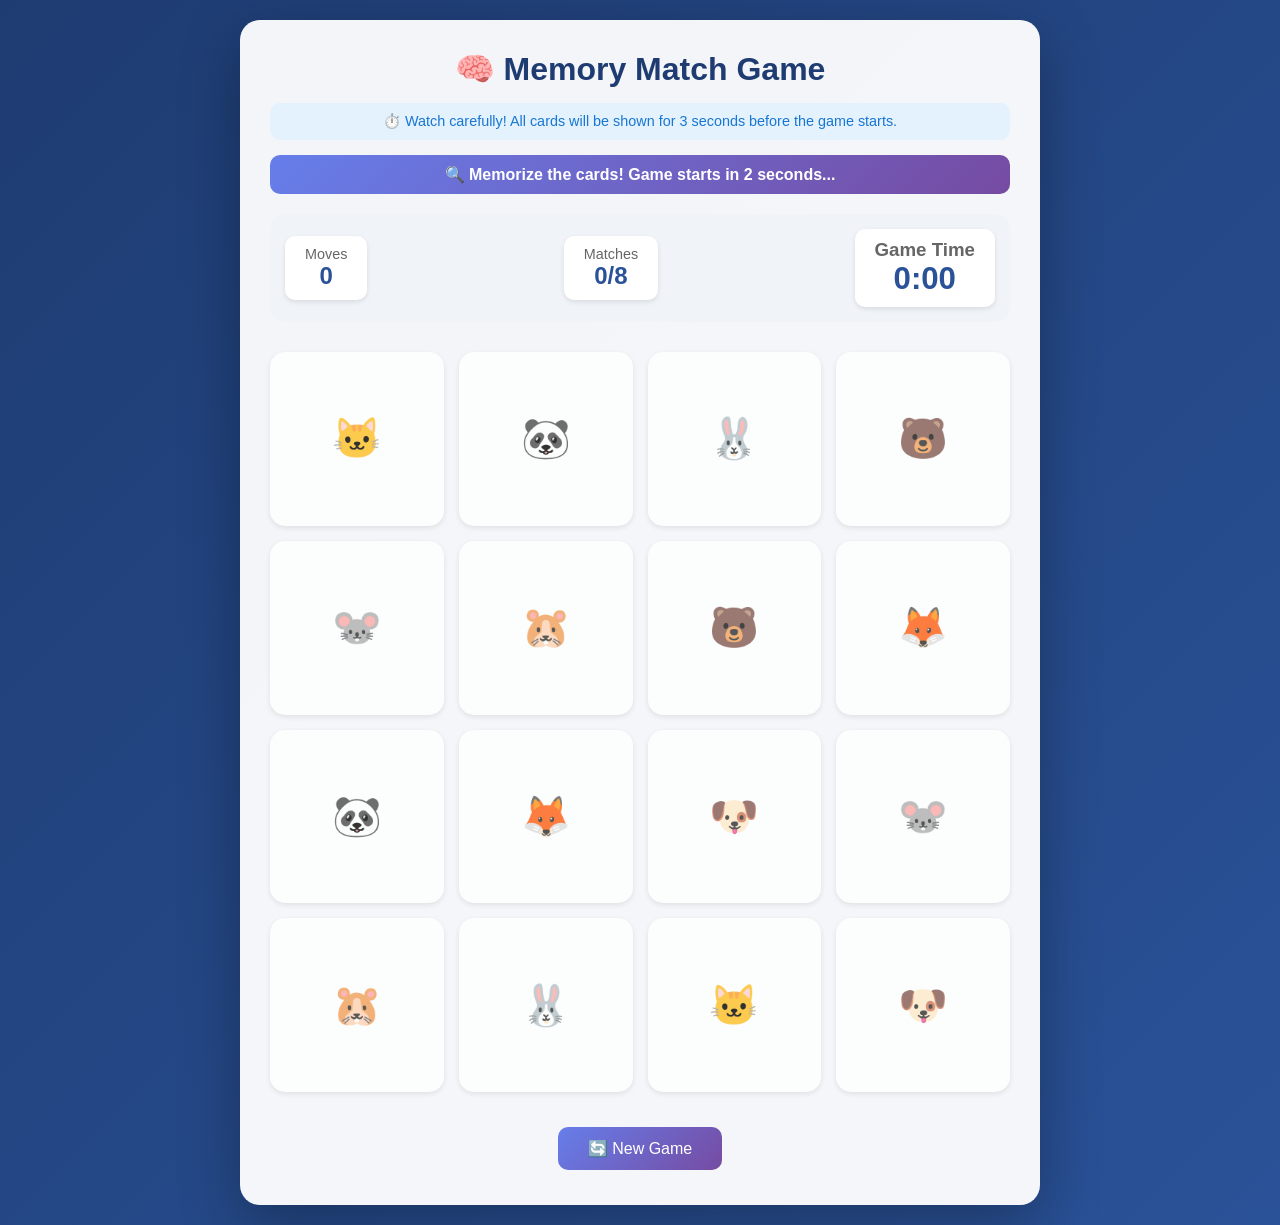
<file: memory-game/index.html>
<!DOCTYPE html>
<html lang="en">
<head>
    <meta charset="UTF-8">
    <meta name="viewport" content="width=device-width, initial-scale=1.0">
    <title>Memory Game - Preview Mode</title>
    <style>
        * {
            margin: 0;
            padding: 0;
            box-sizing: border-box;
        }

        body {
            font-family: 'Segoe UI', Tahoma, Geneva, Verdana, sans-serif;
            background: linear-gradient(135deg, #1e3c72 0%, #2a5298 100%);
            min-height: 100vh;
            display: flex;
            justify-content: center;
            align-items: center;
            padding: 20px;
        }

        .game-container {
            background: rgba(255, 255, 255, 0.95);
            border-radius: 20px;
            padding: 30px;
            box-shadow: 0 20px 60px rgba(0,0,0,0.3);
            text-align: center;
            max-width: 800px;
            width: 100%;
        }

        h1 {
            color: #1e3c72;
            margin-bottom: 10px;
            font-size: 2em;
        }

        .preview-timer {
            background: linear-gradient(135deg, #667eea 0%, #764ba2 100%);
            color: white;
            padding: 10px;
            border-radius: 10px;
            margin: 10px 0;
            font-weight: bold;
            animation: pulse 1s infinite;
        }

        @keyframes pulse {
            0%, 100% { opacity: 1; }
            50% { opacity: 0.7; }
        }

        .stats {
            display: flex;
            justify-content: space-between;
            align-items: center;
            margin: 20px 0;
            padding: 15px;
            background: #f0f4f8;
            border-radius: 15px;
            flex-wrap: wrap;
            gap: 10px;
        }

        .stat-box {
            background: white;
            padding: 10px 20px;
            border-radius: 10px;
            box-shadow: 0 2px 5px rgba(0,0,0,0.1);
        }

        .stat-label {
            font-size: 0.9em;
            color: #666;
        }

        .stat-value {
            font-size: 1.5em;
            font-weight: bold;
            color: #2a5298;
        }

        .timer {
            font-size: 1.3em;
            font-weight: bold;
            color: #1e3c72;
        }

        .grid {
            display: grid;
            grid-template-columns: repeat(4, 1fr);
            gap: 15px;
            margin: 30px 0;
        }

        .card {
            aspect-ratio: 1;
            background: linear-gradient(135deg, #667eea 0%, #764ba2 100%);
            border-radius: 15px;
            cursor: pointer;
            display: flex;
            align-items: center;
            justify-content: center;
            font-size: 2.5em;
            transition: all 0.3s ease;
            box-shadow: 0 5px 15px rgba(0,0,0,0.2);
            transform: scale(1);
            position: relative;
        }

        .card:hover:not(.matched):not(.disabled) {
            transform: scale(1.05);
            box-shadow: 0 8px 20px rgba(0,0,0,0.3);
        }

        .card.flipped, .card.matched {
            background: white;
            transform: scale(1);
            box-shadow: 0 2px 5px rgba(0,0,0,0.1);
        }

        .card.matched {
            background: #4CAF50;
            color: white;
            opacity: 0.7;
            cursor: default;
        }

        .card.disabled {
            cursor: not-allowed;
            opacity: 0.8;
        }

        .card.preview {
            background: white;
            transform: scale(1);
        }

        button {
            background: linear-gradient(135deg, #667eea 0%, #764ba2 100%);
            color: white;
            border: none;
            padding: 12px 30px;
            font-size: 1em;
            border-radius: 10px;
            cursor: pointer;
            margin: 5px;
            transition: transform 0.2s, box-shadow 0.2s;
        }

        button:hover:not(:disabled) {
            transform: translateY(-2px);
            box-shadow: 0 5px 15px rgba(0,0,0,0.2);
        }

        button:disabled {
            opacity: 0.5;
            cursor: not-allowed;
        }

        .message {
            margin-top: 20px;
            padding: 15px;
            border-radius: 10px;
            font-weight: bold;
            display: none;
        }

        .message.show {
            display: block;
            animation: slideIn 0.5s ease;
        }

        @keyframes slideIn {
            from {
                transform: translateY(-20px);
                opacity: 0;
            }
            to {
                transform: translateY(0);
                opacity: 1;
            }
        }

        .victory {
            background: #4CAF50;
            color: white;
        }

        .info-text {
            background: #e3f2fd;
            padding: 10px;
            border-radius: 10px;
            margin: 15px 0;
            color: #1976d2;
            font-size: 0.9em;
        }

        @media (max-width: 600px) {
            .grid {
                gap: 10px;
            }
            
            .card {
                font-size: 1.5em;
            }
            
            .stat-box {
                padding: 5px 15px;
            }
            
            .stat-value {
                font-size: 1.2em;
            }
        }
    </style>
</head>
<body>
    <div class="game-container">
        <h1>🧠 Memory Match Game</h1>
        <div class="info-text">
            ⏱️ Watch carefully! All cards will be shown for 3 seconds before the game starts.
        </div>
        
        <div id="previewAlert" class="preview-timer">
            🔍 Memorize the cards! Game starts in <span id="countdown">3</span> seconds...
        </div>

        <div class="stats">
            <div class="stat-box">
                <div class="stat-label">Moves</div>
                <div class="stat-value" id="moves">0</div>
            </div>
            <div class="stat-box">
                <div class="stat-label">Matches</div>
                <div class="stat-value" id="matches">0/8</div>
            </div>
            <div class="stat-box timer">
                <div class="stat-label">Game Time</div>
                <div class="stat-value" id="timer">0:00</div>
            </div>
        </div>

        <div class="grid" id="gameGrid"></div>

        <button id="resetBtn" onclick="resetGame()">🔄 New Game</button>
        
        <div id="message" class="message"></div>
    </div>

    <script>
        const emojis = ['🐶', '🐱', '🐭', '🐹', '🐰', '🦊', '🐻', '🐼'];
        let cards = [];
        let flippedCards = [];
        let matchedPairs = 0;
        let moves = 0;
        let lockBoard = false;
        let timer = 0;
        let timerInterval = null;
        let gameActive = false;
        let previewMode = true;
        let previewTimeout = null;
        let countdownInterval = null;

        function initGame() {
            // Stop any existing timers
            if (timerInterval) {
                clearInterval(timerInterval);
                timerInterval = null;
            }
            if (previewTimeout) {
                clearTimeout(previewTimeout);
            }
            if (countdownInterval) {
                clearInterval(countdownInterval);
            }
            
            // Create and shuffle deck
            let deck = [...emojis, ...emojis];
            cards = shuffleArray(deck).map((emoji, index) => ({
                id: index,
                emoji: emoji,
                isFlipped: true, // Start flipped for preview
                isMatched: false
            }));
            
            flippedCards = [];
            matchedPairs = 0;
            moves = 0;
            lockBoard = true; // Lock board during preview
            gameActive = false;
            previewMode = true;
            timer = 0;
            
            updateStats();
            renderBoard();
            updateTimerDisplay();
            
            // Show preview alert
            const previewAlert = document.getElementById('previewAlert');
            previewAlert.style.display = 'block';
            
            // Start countdown
            let countdown = 3;
            const countdownElement = document.getElementById('countdown');
            
            countdownInterval = setInterval(() => {
                countdown--;
                if (countdownElement) {
                    countdownElement.textContent = countdown;
                }
                if (countdown <= 0) {
                    clearInterval(countdownInterval);
                }
            }, 1000);
            
            // Set timeout to end preview mode
            previewTimeout = setTimeout(() => {
                endPreviewMode();
            }, 3000);
            
            // Enable reset button
            document.getElementById('resetBtn').disabled = false;
        }

        function endPreviewMode() {
            // Flip all cards back
            cards.forEach(card => {
                if (!card.isMatched) {
                    card.isFlipped = false;
                }
            });
            
            previewMode = false;
            lockBoard = false;
            gameActive = true;
            
            // Hide preview alert
            const previewAlert = document.getElementById('previewAlert');
            previewAlert.style.display = 'none';
            
            // Start timer
            startTimer();
            
            renderBoard();
            
            // Show game start message
            showTemporaryMessage('🎮 Game started! Find the matching pairs!', '#4CAF50');
        }

        function showTemporaryMessage(text, color) {
            const messageDiv = document.getElementById('message');
            messageDiv.textContent = text;
            messageDiv.style.background = `${color}20`;
            messageDiv.style.border = `2px solid ${color}`;
            messageDiv.style.color = color;
            messageDiv.classList.add('show');
            
            setTimeout(() => {
                messageDiv.classList.remove('show');
            }, 2000);
        }

        function shuffleArray(array) {
            for (let i = array.length - 1; i > 0; i--) {
                const j = Math.floor(Math.random() * (i + 1));
                [array[i], array[j]] = [array[j], array[i]];
            }
            return array;
        }

        function renderBoard() {
            const grid = document.getElementById('gameGrid');
            grid.innerHTML = '';
            
            cards.forEach(card => {
                const cardElement = document.createElement('div');
                cardElement.className = 'card';
                
                if (card.isFlipped || card.isMatched) {
                    cardElement.classList.add('flipped');
                    cardElement.textContent = card.emoji;
                } else {
                    cardElement.textContent = '?';
                }
                
                if (card.isMatched) {
                    cardElement.classList.add('matched');
                }
                
                if (lockBoard || previewMode) {
                    cardElement.classList.add('disabled');
                }
                
                if (!card.isMatched && !previewMode) {
                    cardElement.addEventListener('click', () => flipCard(card.id));
                }
                
                grid.appendChild(cardElement);
            });
        }

        function flipCard(cardId) {
            // Don't allow if game not active or board locked
            if (!gameActive || lockBoard || previewMode) {
                return;
            }
            
            const card = cards[cardId];
            
            // Don't allow if card is already flipped, matched, or already in flippedCards
            if (card.isFlipped || card.isMatched || flippedCards.includes(cardId)) {
                return;
            }
            
            // Flip the card
            card.isFlipped = true;
            flippedCards.push(cardId);
            renderBoard();
            
            // Check for match if two cards are flipped
            if (flippedCards.length === 2) {
                moves++;
                updateStats();
                checkMatch();
            }
        }

        function checkMatch() {
            const card1 = cards[flippedCards[0]];
            const card2 = cards[flippedCards[1]];
            
            if (card1.emoji === card2.emoji) {
                // Match found
                card1.isMatched = true;
                card2.isMatched = true;
                card1.isFlipped = false;
                card2.isFlipped = false;
                matchedPairs++;
                
                flippedCards = [];
                renderBoard();
                updateStats();
                
                // Check for victory
                if (matchedPairs === emojis.length) {
                    endGame(true);
                }
            } else {
                // No match - flip back after delay
                lockBoard = true;
                setTimeout(() => {
                    if (!card1.isMatched) card1.isFlipped = false;
                    if (!card2.isMatched) card2.isFlipped = false;
                    flippedCards = [];
                    lockBoard = false;
                    renderBoard();
                }, 1000);
            }
        }

        function startTimer() {
            if (timerInterval) clearInterval(timerInterval);
            timerInterval = setInterval(() => {
                if (gameActive && !previewMode) {
                    timer++;
                    updateTimerDisplay();
                }
            }, 1000);
        }

        function updateTimerDisplay() {
            const minutes = Math.floor(timer / 60);
            const seconds = timer % 60;
            document.getElementById('timer').textContent = `${minutes}:${seconds.toString().padStart(2, '0')}`;
        }

        function updateStats() {
            document.getElementById('moves').textContent = moves;
            document.getElementById('matches').textContent = `${matchedPairs}/${emojis.length}`;
        }

        function endGame(isVictory) {
            if (isVictory) {
                gameActive = false;
                if (timerInterval) {
                    clearInterval(timerInterval);
                    timerInterval = null;
                }
                
                const messageDiv = document.getElementById('message');
                const minutes = Math.floor(timer / 60);
                const seconds = timer % 60;
                messageDiv.innerHTML = `🎉 Amazing! You completed the game in ${moves} moves and ${minutes}:${seconds.toString().padStart(2, '0')}! 🎉<br>⭐ Great memory! ⭐`;
                messageDiv.className = 'message victory show';
                
                // Add confetti effect
                confettiEffect();
            }
        }

        function resetGame() {
            // Clean up
            if (timerInterval) {
                clearInterval(timerInterval);
                timerInterval = null;
            }
            if (previewTimeout) {
                clearTimeout(previewTimeout);
            }
            if (countdownInterval) {
                clearInterval(countdownInterval);
            }
            
            // Hide message
            document.getElementById('message').classList.remove('show');
            
            // Reinitialize game
            initGame();
        }

        function confettiEffect() {
            for(let i = 0; i < 100; i++) {
                const confetti = document.createElement('div');
                confetti.style.position = 'fixed';
                confetti.style.width = '10px';
                confetti.style.height = '10px';
                confetti.style.backgroundColor = `hsl(${Math.random() * 360}, 100%, 50%)`;
                confetti.style.left = Math.random() * window.innerWidth + 'px';
                confetti.style.top = '-10px';
                confetti.style.pointerEvents = 'none';
                confetti.style.zIndex = '1000';
                document.body.appendChild(confetti);
                
                const animation = confetti.animate([
                    { transform: `translateY(0px) rotate(0deg)`, opacity: 1 },
                    { transform: `translateY(${window.innerHeight}px) rotate(${Math.random() * 360}deg)`, opacity: 0 }
                ], {
                    duration: Math.random() * 2000 + 1000,
                    easing: 'cubic-bezier(0.25, 0.46, 0.45, 0.94)'
                });
                
                animation.onfinish = () => confetti.remove();
            }
        }

        // Initialize the game
        initGame();
    </script>
</body>
</html>
</file>
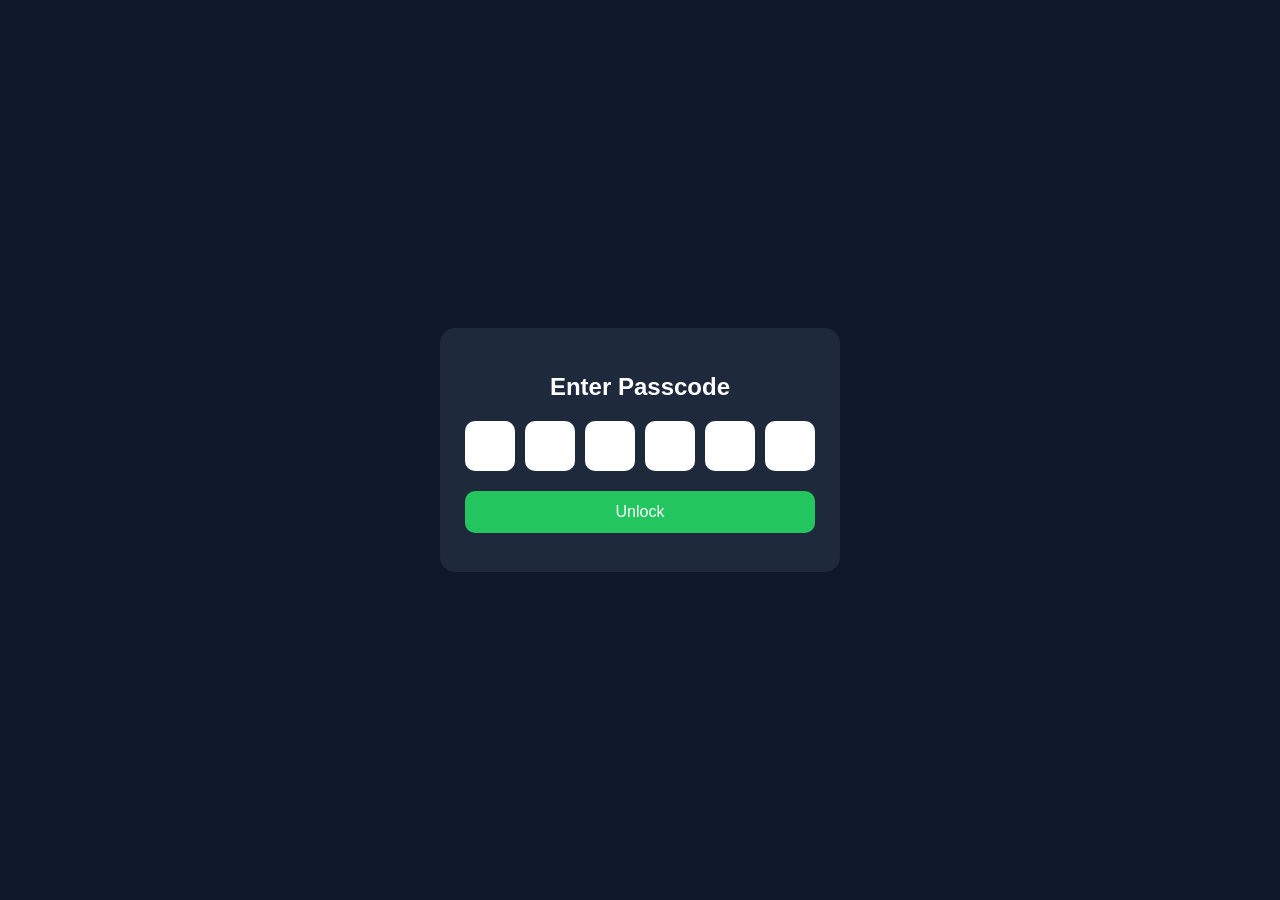
<file: passcode/index.html>
<!DOCTYPE html>
<html lang="en">
<head>
<meta charset="UTF-8">
<meta name="viewport" content="width=device-width, initial-scale=1.0">
<title>Nash | Passcode</title>
<link rel="icon" type="image/png" href="../images/Gemini_Generated_Image_ulx94hulx94hulx9-modified.png">
<style>
* { box-sizing: border-box; }
body {
  margin: 0;
  font-family: Arial, sans-serif;
  background: #0f172a;
  color: white;
  display: flex;
  justify-content: center;
  align-items: center;
  min-height: 100vh;
}
.container {
  width: 90%;
  max-width: 400px;
  text-align: center;
  background: #1e293b;
  padding: 25px;
  border-radius: 15px;
}
h2 { margin-bottom: 20px; }
.pin {
  display: flex;
  gap: 10px;
}
.pin input {
  width: 100%;
  aspect-ratio: 1/1;
  font-size: 1.5rem;
  text-align: center;
  border-radius: 10px;
  border: none;
  outline: none;
}
button {
  margin-top: 20px;
  width: 100%;
  padding: 12px;
  border-radius: 10px;
  border: none;
  background: #22c55e;
  color: white;
  font-size: 1rem;
  cursor: pointer;
}
#message {
  margin-top: 10px;
  color: #f87171;
  font-size: 0.9rem;
}
.loader {
  margin: 20px auto;
  border: 4px solid #334155;
  border-top: 4px solid #22c55e;
  border-radius: 50%;
  width: 40px;
  height: 40px;
  animation: spin 1s linear infinite;
}
@keyframes spin { 100% { transform: rotate(360deg); } }
@media (min-width: 768px) {
  .pin input { font-size: 2rem; }
}
</style>
</head>
<body>
<div class="container">
  <h2>Enter Passcode</h2>
  <div class="pin" id="pin">
    <input type="password" maxlength="1">
    <input type="password" maxlength="1">
    <input type="password" maxlength="1">
    <input type="password" maxlength="1">
    <input type="password" maxlength="1">
    <input type="password" maxlength="1">
  </div>
  <button onclick="checkCode()">Unlock</button>
  <p id="message"></p>
</div>

<script>
const passcodes = [
  { code: "MDIyNzI2", redirect: "/birthday" },
];

let attempts = 0;
const maxAttempts = 3;
const redirectFail = "https://na5hhub.online";

const inputs = document.querySelectorAll("#pin input");
const message = document.getElementById("message");

// Input behavior
inputs.forEach((input, index) => {
  input.addEventListener("input", () => {
    input.value = input.value.replace(/[^0-9]/g, "");
    if (input.value && index < inputs.length - 1) inputs[index + 1].focus();
  });
  input.addEventListener("keydown", e => {
    if (e.key === "Backspace" && !input.value && index > 0) {
      inputs[index - 1].focus();
    }
  });
  input.addEventListener("paste", e => e.preventDefault());
});

function getEnteredCode() {
  let code = "";
  inputs.forEach(i => code += i.value);
  return code;
}

function clearInputs() {
  inputs.forEach(i => i.value = "");
  inputs[0].focus();
}

function showLoading() {
  document.querySelector(".container").innerHTML =
    `<h2>Verifying...</h2>
     <div class="loader"></div>`;
}

function checkCode() {
  const entered = getEnteredCode();
  if (entered.length !== 6) {
    message.textContent = "Enter full 6-digit code";
    return;
  }

  // Check against Base64 codes
  const match = passcodes.find(p => entered === atob(p.code));
  if (match) {
    sessionStorage.setItem("authenticated", "true");
    showLoading();
    setTimeout(() => { window.location.href = match.redirect; }, 2000);
  } else {
    attempts++;
    message.textContent = "Incorrect passcode";
    if (attempts >= maxAttempts) {
      window.location.href = redirectFail;
      return;
    }
    clearInputs();
  }
}
</script>
</body>
</html>
</file>
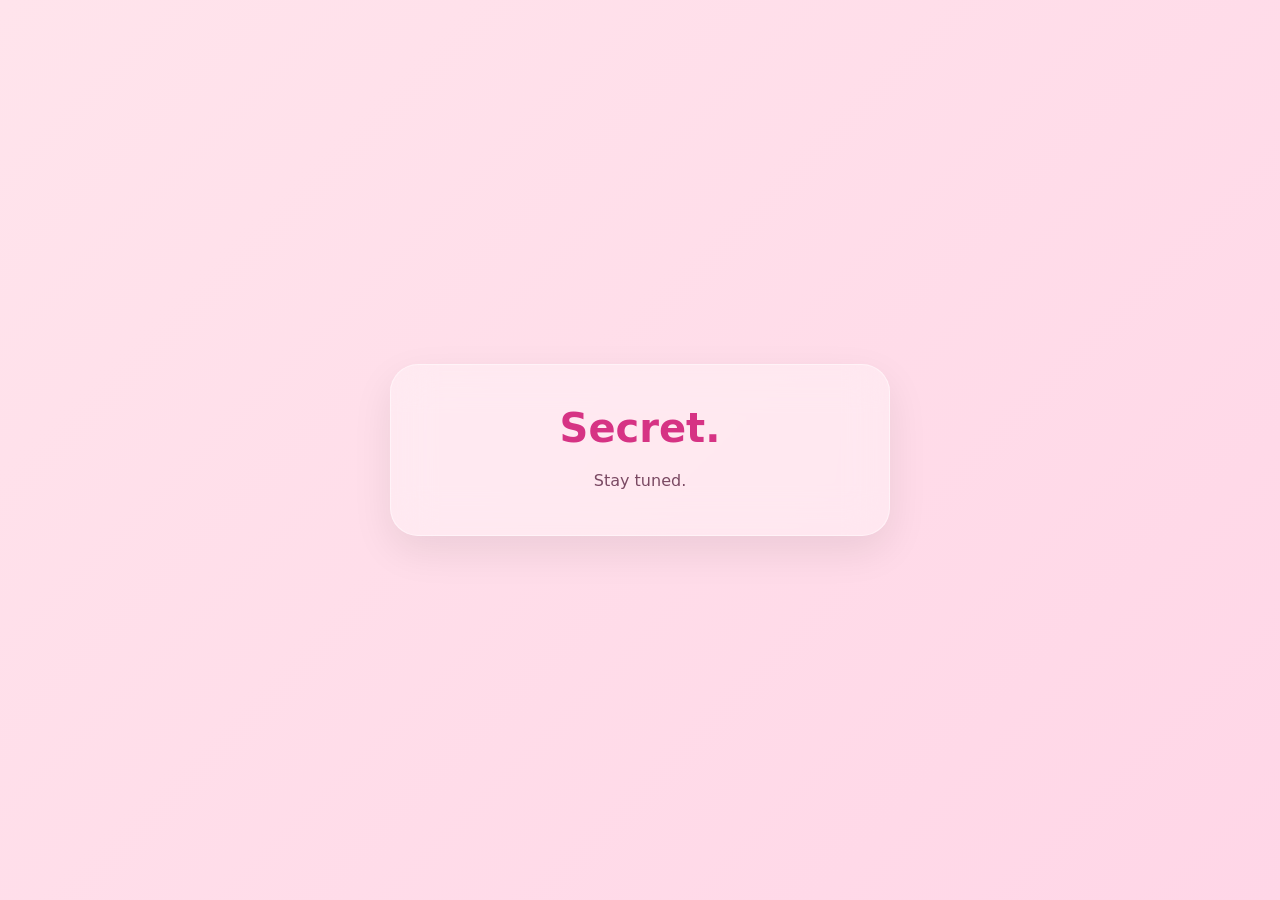
<file: rs/index.html>
<!DOCTYPE html>
<html lang="en">
<head>
<meta charset="UTF-8">
<meta name="viewport" content="width=device-width, initial-scale=1.0">
<title>No Relationship</title>

<style>
*{
    margin:0;
    padding:0;
    box-sizing:border-box;
    font-family:system-ui,-apple-system,sans-serif;
}

body{
    min-height:100vh;
    display:flex;
    justify-content:center;
    align-items:center;
    padding:20px;

    background:linear-gradient(
        135deg,
        #FFE4EC,
        #FFD6E7,
        #FFC9DF,
        #FFEAF2
    );
    background-size:300% 300%;
    animation:gradient 12s ease infinite;
}

@keyframes gradient{
    0%{background-position:0% 50%;}
    50%{background-position:100% 50%;}
    100%{background-position:0% 50%;}
}

.card{
    width:min(90vw,500px);
    padding:40px 30px;
    border-radius:28px;

    text-align:center;

    background:rgba(255,255,255,.35);
    backdrop-filter:blur(20px);
    -webkit-backdrop-filter:blur(20px);

    border:1px solid rgba(255,255,255,.45);
    box-shadow:0 15px 40px rgba(0,0,0,.08);
}

.title{
    font-size:clamp(1.7rem,5vw,2.5rem);
    font-weight:700;
    color:#D63384;
    margin-bottom:16px;
}

.subtitle{
    font-size:1rem;
    color:#7A4962;
    line-height:1.7;
}
</style>
</head>

<body>

<div class="card">
    <div class="title">
        Secret.
    </div>

    <div class="subtitle">
        Stay tuned.
    </div>
</div>

</body>
</html>
</file>
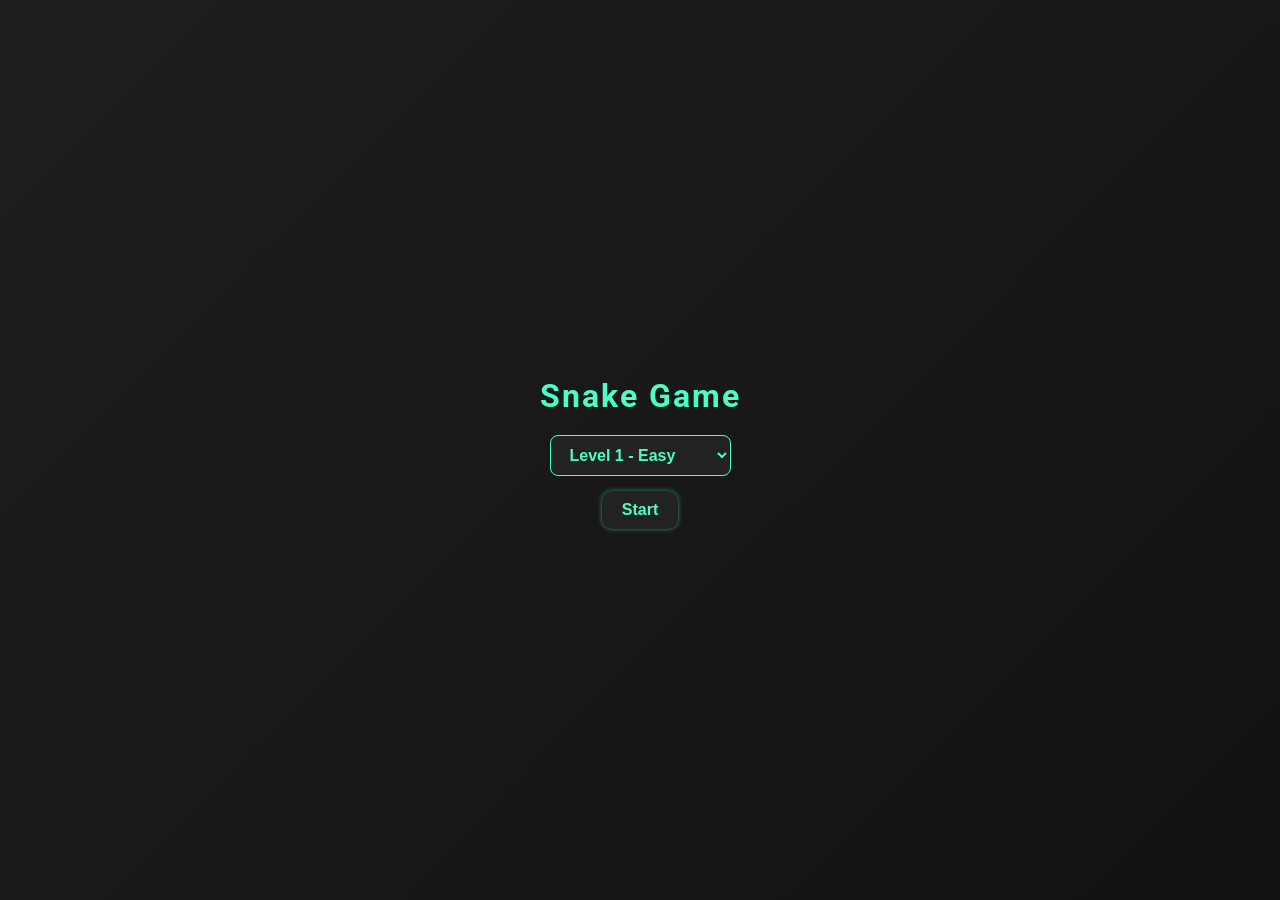
<file: snake-game/index.html>
<!DOCTYPE html>
<html lang="en">
<head>
<meta charset="UTF-8">
<meta name="viewport" content="width=device-width, initial-scale=1.0">
<title>Nash | Snake Game</title>
<link rel="icon" type="image/png" href="../images/Gemini_Generated_Image_ulx94hulx94hulx9-modified.png">
<link rel="stylesheet" href="../css/snake.css">
</head>
<body>

<h1>Snake Game</h1>

<div class="menu" id="menuDiv">
  <select id="levelSelect">
    <option value="1">Level 1 - Easy</option>
    <option value="2">Level 2 - Medium</option>
    <option value="3">Level 3 - Hard</option>
  </select>
  <button id="startBtn">Start</button>
</div>

<div class="info-bar">
  <div id="score">Score: 0</div>
  <div id="level">Level: 1</div>
</div>

<div id="gameContainer">
  <canvas id="gameCanvas"></canvas>
</div>

<div class="controls">
  <button id="pauseBtn" style="display:none;">Pause</button>
  <button id="restartBtn" style="display:none;">Restart</button>
  <button id="menuBtn" style="display:none;">Menu</button>
</div>

<div class="controls" id="arrowControls">
  <button onclick="changeDirection('up')">↑</button>
  <button onclick="changeDirection('left')">←</button>
  <button onclick="changeDirection('down')">↓</button>
  <button onclick="changeDirection('right')">→</button>
</div>

<script src="../js/snake.js"></script>
</body>
</html>
</file>
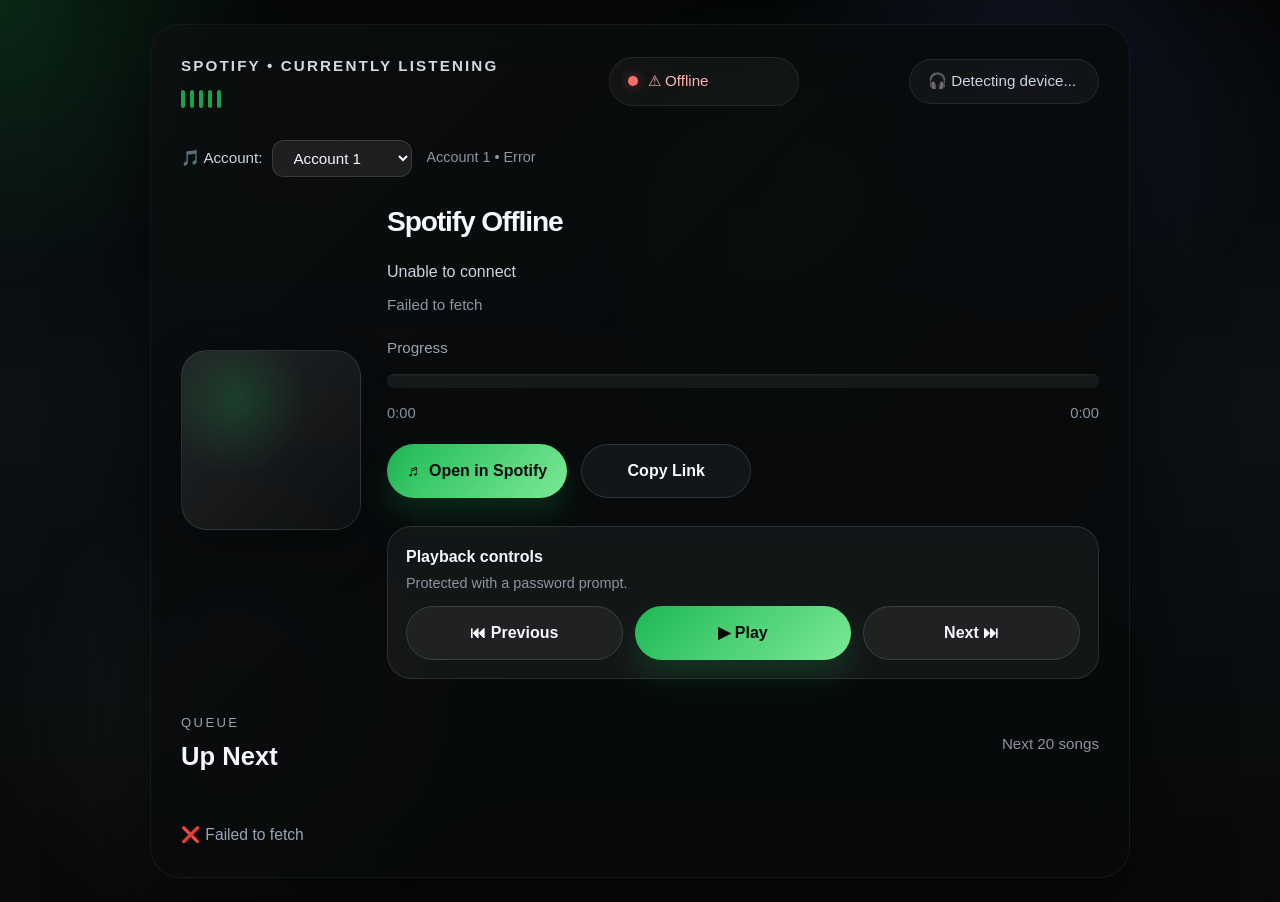
<file: spotify/index.html>
<!DOCTYPE html>
<html lang="en">
<head>
  <meta charset="UTF-8" />
  <meta name="viewport" content="width=device-width, initial-scale=1.0, maximum-scale=1.0, user-scalable=no" />
  <meta http-equiv="X-Content-Type-Options" content="nosniff" />
  <meta http-equiv="Content-Security-Policy" content="default-src 'self' https:; script-src 'self' https: 'unsafe-inline'; style-src 'self' https: 'unsafe-inline'; img-src 'self' data: https:; connect-src 'self' https:; object-src 'none'; base-uri 'self'; form-action 'self';" />
  <title>Nash | Spotify Currently Listening</title>
  <link rel="preconnect" href="https://fonts.googleapis.com" />
  <link rel="preconnect" href="https://fonts.gstatic.com" crossorigin />
  <link href="https://fonts.googleapis.com/css2?family=Inter:wght@400;500;600;700;800&display=swap" rel="stylesheet" />
  <link rel="stylesheet" href="../css/spotify-style.css" />
</head>
<body>
  <div class="page-shell" role="main">
    <div class="widget-shell">
      <header class="widget-top">
        <div class="top-left">
          <span class="brand-text">Spotify • Currently Listening</span>
          <div class="equalizer" aria-hidden="true">
            <span></span>
            <span></span>
            <span></span>
            <span></span>
            <span></span>
          </div>
        </div>
        <div id="statusBadge" class="status-badge loading" aria-live="polite">
          <span class="status-dot"></span>
          <span id="statusText">Connecting...</span>
        </div>
        <div class="device" id="device">
          🎧 Detecting device...
        </div>
      </header>
      
      <!-- Account Selector - Simplified -->
      <div class="account-selector" style="display:flex;gap:10px;margin-bottom:16px;flex-wrap:wrap;align-items:center;padding:8px 0;">
        <label for="accountSelect" style="color:#cbd5e1;font-weight:500;font-size:0.95rem;">🎵 Account:</label>
        <select id="accountSelect" style="background:rgba(255,255,255,0.08);border:1px solid rgba(255,255,255,0.12);border-radius:12px;padding:8px 16px;color:#f7f8fb;font-size:0.95rem;outline:none;cursor:pointer;min-width:140px;">
          <option value="1">Account 1</option>
          <option value="2">Account 2</option>
        </select>
        <span id="accountStatus" style="color:#8a96a3;font-size:0.9rem;margin-left:4px;">Loading...</span>
      </div>
      
      <section class="player-section" aria-label="Currently listening widget">
        <div class="cover-column">
          <div class="cover-frame">
            <div id="coverGlow" class="cover-glow"></div>
            <img id="cover" class="cover-image" src="" alt="Album artwork" loading="lazy" />
          </div>
        </div>
        <div class="details-column">
          <div class="track-meta">
            <div class="track-title-wrap">
              <div id="titleContainer" class="marquee-wrap">
                <span id="title" class="track-title">Loading track…</span>
              </div>
            </div>
            <p id="artist" class="track-artist">Spotify is warming up</p>
            <p id="album" class="track-album">Album details will appear here</p>
          </div>
          <div class="progress-block">
            <div class="progress-labels">
              <span>Progress</span>
            </div>
            <div class="progress-bar-shell" aria-label="Playback progress">
              <div id="progressBar" class="progress-bar"></div>
            </div>
            <div class="progress-times">
              <span id="currentTime">0:00</span>
              <span id="durationTime">0:00</span>
            </div>
          </div>
          <div class="action-row">
            <a id="spotifyLink" class="action-button spotify-button" href="#" target="_blank" rel="noopener noreferrer">
              <span class="button-icon" aria-hidden="true">♬</span>
              Open in Spotify
            </a>
            <button id="copyLink" class="action-button outline-button" type="button">
              Copy Link
            </button>
          </div>
          <div class="control-card" aria-label="Playback controls">
            <div class="control-card-header">
              <h3>Playback controls</h3>
              <p>Protected with a password prompt.</p>
            </div>
            <div class="control-buttons-row">
              <button id="previousButton" class="action-button outline-button" type="button">⏮ Previous</button>
              <button id="playPauseButton" class="action-button spotify-button" type="button">▶ Play / Pause</button>
              <button id="nextButton" class="action-button outline-button" type="button">Next ⏭</button>
            </div>
          </div>
        </div>
      </section>
      <section class="queue-shell" aria-label="Up next queue">
        <div class="queue-header">
          <div>
            <p class="queue-label">Queue</p>
            <h2>Up Next</h2>
          </div>
          <span class="queue-note">Next 20 songs</span>
        </div>
        <div id="queueList" class="queue-list"></div>
      </section>
      <div id="stateMessage" class="state-message" aria-live="polite"></div>
    </div>
  </div>
  <script src="../js/spotify-script.js"></script>
  <script>
    let lockTriggered = false;

    function lockPage() {
      if (lockTriggered) return;
      lockTriggered = true;
      document.body.innerHTML = '<div style="display:grid;place-items:center;min-height:100vh;font-family:Inter,Arial,sans-serif;color:#fff;background:#050607;text-align:center;padding:24px;">Access restricted</div>';
      document.body.style.overflow = 'hidden';
    }
    document.addEventListener('contextmenu', (event) => event.preventDefault());
    document.addEventListener('selectstart', (event) => event.preventDefault());
    document.addEventListener('dragstart', (event) => event.preventDefault());
    document.addEventListener('keydown', (event) => {
      const forbiddenKeys = ['F12', 'I', 'J', 'C'];
      const isDevtoolsCombo = (event.ctrlKey || event.metaKey) && event.shiftKey && forbiddenKeys.includes(event.key.toUpperCase());
      const isCtrlU = (event.ctrlKey || event.metaKey) && event.key.toUpperCase() === 'U';
      const isPrintScreen = event.key === 'PrintScreen';
      if (isDevtoolsCombo || isCtrlU || isPrintScreen) {
        event.preventDefault();
        event.stopPropagation();
        lockPage();
      }
    });
    document.addEventListener('wheel', (event) => {
      if (event.ctrlKey) {
        event.preventDefault();
      }
    }, { passive: false });
    setInterval(() => {
      const widthThreshold = window.outerWidth - window.innerWidth > 160;
      const heightThreshold = window.outerHeight - window.innerHeight > 160;
      if (widthThreshold || heightThreshold) {
        lockPage();
      }
    }, 1000);
  </script>
</body>
</html>
</file>
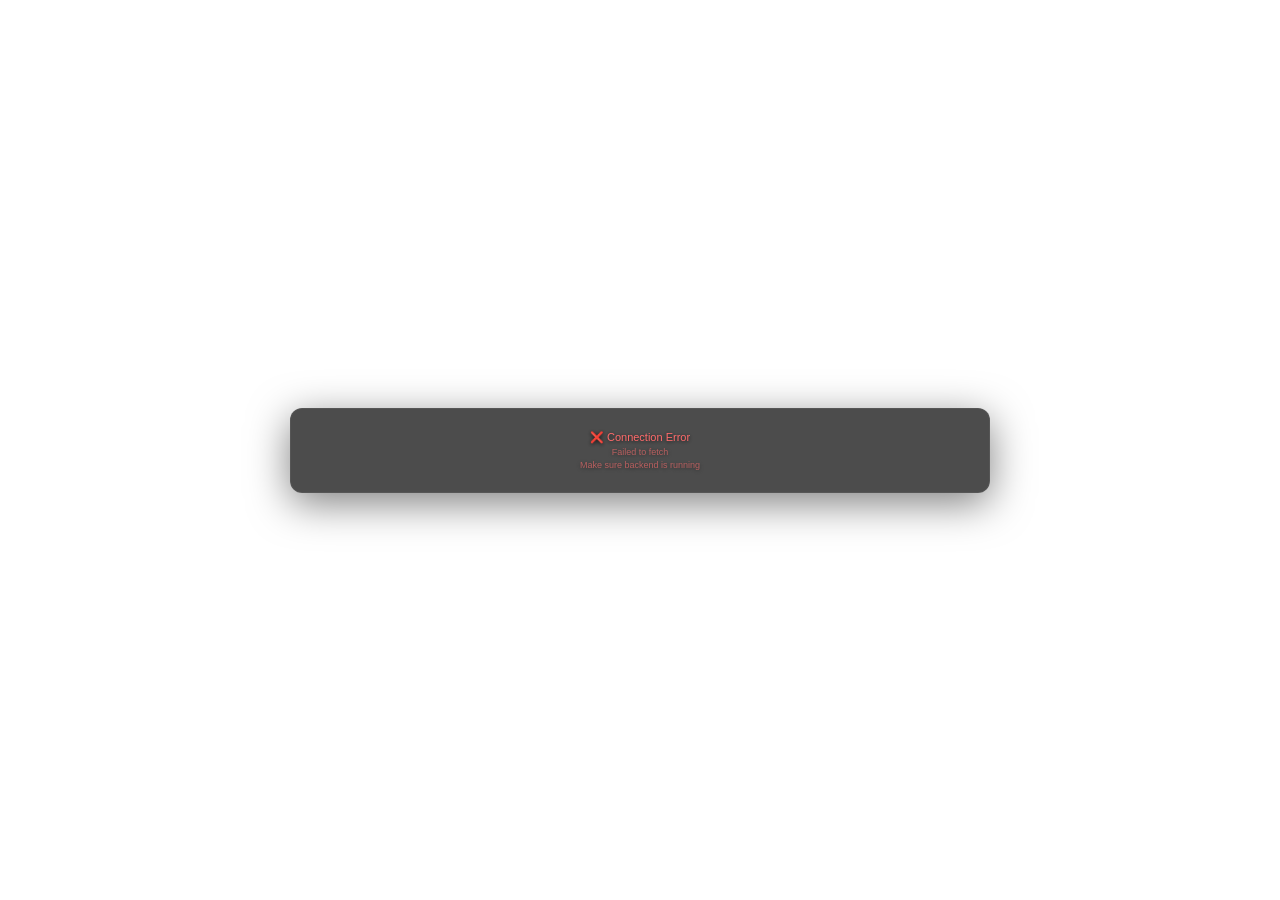
<file: tiktok/index.html>
<!DOCTYPE html>
<html lang="en">
<head>
    <meta charset="UTF-8" />
    <meta name="viewport" content="width=device-width, initial-scale=1.0" />
    <title>🎵 TikTok Widget</title>
    <style>
        * {
            margin: 0;
            padding: 0;
            box-sizing: border-box;
        }

        body {
            background: transparent;
            font-family: -apple-system, BlinkMacSystemFont, 'Segoe UI', Roboto, sans-serif;
            padding: 6px;
            color: white;
            text-shadow: 0 1px 4px rgba(0,0,0,0.8);
            min-height: 100vh;
            display: flex;
            align-items: center;
            justify-content: center;
        }

        .widget {
            max-width: 700px;
            width: 100%;
            background: rgba(0, 0, 0, 0.7);
            backdrop-filter: blur(12px);
            -webkit-backdrop-filter: blur(12px);
            border-radius: 12px;
            padding: 12px 16px;
            border: 1px solid rgba(255,255,255,0.06);
            box-shadow: 0 10px 40px rgba(0,0,0,0.5);
            display: flex;
            flex-direction: row;
            align-items: center;
            gap: 14px;
        }

        .current-song {
            display: flex;
            align-items: center;
            gap: 10px;
            flex: 1;
            min-width: 0;
        }

        .current-song .cover {
            width: 48px;
            height: 48px;
            border-radius: 8px;
            flex-shrink: 0;
            background: linear-gradient(135deg, #1a1a2e, #16213e);
            object-fit: cover;
            border: 1px solid rgba(255,255,255,0.05);
        }

        .current-song .info {
            flex: 1;
            min-width: 0;
        }

        .current-song .label {
            font-size: 7px;
            text-transform: uppercase;
            letter-spacing: 1.5px;
            opacity: 0.5;
            display: flex;
            align-items: center;
            gap: 4px;
        }

        .playing-dot {
            display: inline-block;
            width: 4px;
            height: 4px;
            background: #1DB954;
            border-radius: 50%;
            animation: pulse-dot 1.5s infinite;
        }

        .current-song .title {
            font-size: 13px;
            font-weight: 700;
            white-space: nowrap;
            overflow: hidden;
            text-overflow: ellipsis;
        }

        .current-song .artist {
            font-size: 10px;
            opacity: 0.6;
            white-space: nowrap;
            overflow: hidden;
            text-overflow: ellipsis;
        }

        .current-song .progress-wrap {
            margin-top: 3px;
            height: 2px;
            background: rgba(255,255,255,0.08);
            border-radius: 2px;
            overflow: hidden;
            width: 100%;
        }

        .current-song .progress-bar {
            height: 100%;
            background: linear-gradient(90deg, #1DB954, #1ed760);
            border-radius: 2px;
            transition: width 0.3s ease;
            width: 0%;
        }

        .divider {
            width: 1px;
            height: 50px;
            background: rgba(255,255,255,0.08);
            flex-shrink: 0;
        }

        .upcoming {
            display: flex;
            flex-direction: column;
            gap: 4px;
            flex: 1;
            min-width: 0;
        }

        .upcoming .header {
            font-size: 7px;
            text-transform: uppercase;
            letter-spacing: 1.5px;
            opacity: 0.4;
            display: flex;
            justify-content: space-between;
            align-items: center;
        }

        .upcoming .header span {
            font-size: 7px;
            opacity: 0.4;
        }

        .upcoming-song {
            display: flex;
            align-items: center;
            gap: 8px;
            padding: 3px 6px;
            background: rgba(255,255,255,0.03);
            border-radius: 5px;
            border: 1px solid rgba(255,255,255,0.03);
        }

        .upcoming-song .number {
            font-size: 8px;
            font-weight: 700;
            opacity: 0.3;
            min-width: 14px;
        }

        .upcoming-song .cover-small {
            width: 18px;
            height: 18px;
            border-radius: 4px;
            flex-shrink: 0;
            background: linear-gradient(135deg, #1a1a2e, #16213e);
            object-fit: cover;
        }

        .upcoming-song .info {
            flex: 1;
            min-width: 0;
        }

        .upcoming-song .title {
            font-size: 10px;
            font-weight: 600;
            white-space: nowrap;
            overflow: hidden;
            text-overflow: ellipsis;
        }

        .upcoming-song .artist {
            font-size: 8px;
            opacity: 0.4;
            white-space: nowrap;
            overflow: hidden;
            text-overflow: ellipsis;
        }

        .empty-state {
            text-align: center;
            padding: 6px;
            opacity: 0.4;
        }

        .empty-state .text {
            font-size: 9px;
        }

        .loading {
            text-align: center;
            padding: 12px;
            opacity: 0.4;
            font-size: 12px;
            width: 100%;
        }

        .error {
            text-align: center;
            padding: 10px;
            color: #ff6b6b;
            font-size: 11px;
            width: 100%;
        }

        .error small {
            opacity: 0.6;
            display: block;
            margin-top: 3px;
            font-size: 9px;
        }

        .no-music {
            display: flex;
            align-items: center;
            gap: 10px;
            flex: 1;
            opacity: 0.5;
        }

        .no-music .icon {
            font-size: 24px;
        }

        .no-music .info .title {
            font-size: 12px;
            font-weight: 400;
        }

        .no-music .info .artist {
            font-size: 10px;
            opacity: 0.5;
        }

        @keyframes pulse-dot {
            0%, 100% { opacity: 1; transform: scale(1); }
            50% { opacity: 0.4; transform: scale(0.8); }
        }

        @keyframes slideIn {
            from { opacity: 0; transform: translateY(6px); }
            to { opacity: 1; transform: translateY(0); }
        }

        .widget {
            animation: slideIn 0.4s ease;
        }

        .queue-scroll {
            max-height: 70px;
            overflow-y: auto;
            padding-right: 2px;
            display: flex;
            flex-direction: column;
            gap: 4px;
        }

        .queue-scroll::-webkit-scrollbar {
            width: 2px;
        }

        .queue-scroll::-webkit-scrollbar-track {
            background: transparent;
        }

        .queue-scroll::-webkit-scrollbar-thumb {
            background: rgba(255,255,255,0.1);
            border-radius: 10px;
        }

        @media (max-width: 600px) {
            .widget {
                flex-direction: column;
                padding: 10px 12px;
                max-width: 400px;
            }

            .divider {
                width: 100%;
                height: 1px;
            }

            .current-song .cover {
                width: 40px;
                height: 40px;
            }

            .current-song .title {
                font-size: 12px;
            }

            .queue-scroll {
                max-height: 100px;
            }
        }

        @media (max-width: 400px) {
            .widget {
                padding: 8px 10px;
                border-radius: 8px;
            }

            .current-song .cover {
                width: 32px;
                height: 32px;
            }

            .current-song .title {
                font-size: 10px;
            }

            .current-song .artist {
                font-size: 8px;
            }

            .upcoming-song .title {
                font-size: 8px;
            }

            .upcoming-song .artist {
                font-size: 7px;
            }

            .upcoming-song .cover-small {
                width: 14px;
                height: 14px;
            }

            .queue-scroll {
                max-height: 80px;
            }
        }
    </style>
</head>
<body>
    <div class="widget" id="widget">
        <div class="loading">🎵 Loading...</div>
    </div>

    <script>
        // ========================================
        // CONFIGURATION - Basahin ang account from URL
        // ========================================
        
        // Kunin ang account number mula sa URL parameter
        const urlParams = new URLSearchParams(window.location.search);
        const ACCOUNT = parseInt(urlParams.get('account')) || 1; // Default: 1
        
        const BASE_URL = "https://spotify-auth-g08f.onrender.com";
        
        // Gamitin ang account number sa API calls
        const SPOTIFY_API = `${BASE_URL}/api/spotify?account=${ACCOUNT}`;
        const QUEUE_API = `${BASE_URL}/api/queue?account=${ACCOUNT}`;
        
        const REFRESH_INTERVAL = 10000; // 10 seconds para iwas rate limit

        // I-display kung anong account ang gamit (console log)
        console.log(`🎵 Using Spotify Account ${ACCOUNT}`);

        let currentProgress = 0;
        let currentDuration = 0;
        let progressInterval = null;

        function escapeHtml(text) {
            if (!text) return '';
            const div = document.createElement('div');
            div.textContent = text;
            return div.innerHTML;
        }

        function updateProgress() {
            if (currentDuration > 0 && currentProgress < currentDuration) {
                currentProgress += 1000;
                const progressBar = document.querySelector('.progress-bar');
                if (progressBar) {
                    const percentage = Math.min((currentProgress / currentDuration) * 100, 100);
                    progressBar.style.width = percentage + '%';
                }
            }
        }

        function renderWidget(spotifyData, queueData) {
            const widget = document.getElementById('widget');
            
            // Check for errors
            if (spotifyData.error) {
                widget.innerHTML = `
                    <div class="error">
                        ❌ ${escapeHtml(spotifyData.error)}
                        <small>Retrying...</small>
                    </div>
                `;
                return;
            }

            let html = '';

            // ========================================
            // LEFT SIDE - CURRENT SONG (from /api/spotify)
            // ========================================
            
            if (spotifyData.playing && spotifyData.song) {
                const current = spotifyData;
                currentDuration = current.duration_ms || 0;
                currentProgress = current.progress_ms || 0;
                const progressPercentage = currentDuration > 0 ? (currentProgress / currentDuration) * 100 : 0;
                const artistString = current.artists?.join(', ') || 'Unknown Artist';

                html += `
                    <div class="current-song">
                        ${current.albumImage ? 
                            `<img class="cover" src="${escapeHtml(current.albumImage)}" alt="${escapeHtml(current.song)}" loading="lazy">` : 
                            '<div class="cover"></div>'
                        }
                        <div class="info">
                            <div class="label">
                                <span class="playing-dot"></span> NOW PLAYING
                            </div>
                            <div class="title" title="${escapeHtml(current.song)}">${escapeHtml(current.song)}</div>
                            <div class="artist" title="${escapeHtml(artistString)}">${escapeHtml(artistString)}</div>
                            <div class="progress-wrap">
                                <div class="progress-bar" style="width: ${Math.min(progressPercentage, 100)}%"></div>
                            </div>
                        </div>
                    </div>
                `;
            } else {
                html += `
                    <div class="no-music">
                        <div class="icon">🎵</div>
                        <div class="info">
                            <div class="label" style="font-size:7px;text-transform:uppercase;opacity:0.4;">⏸ PAUSED</div>
                            <div class="title">Nothing playing</div>
                            <div class="artist">Waiting for music...</div>
                        </div>
                    </div>
                `;
            }

            // ========================================
            // DIVIDER
            // ========================================
            
            html += `<div class="divider"></div>`;

            // ========================================
            // RIGHT SIDE - QUEUE (from /api/queue)
            // ========================================
            
            if (queueData.queue && queueData.queue.length > 0) {
                // Get first 3 songs from queue
                const nextSongs = queueData.queue.slice(0, 3);
                
                html += `<div class="upcoming">`;
                html += `
                    <div class="header">
                        <span>📋 UP NEXT</span>
                        <span>${queueData.total}</span>
                    </div>
                `;
                html += `<div class="queue-scroll">`;
                nextSongs.forEach((song, index) => {
                    const artistString = song.artists?.join(', ') || 'Unknown Artist';
                    html += `
                        <div class="upcoming-song">
                            <div class="number">#${index + 1}</div>
                            ${song.albumImage ? 
                                `<img class="cover-small" src="${escapeHtml(song.albumImage)}" alt="${escapeHtml(song.song)}" loading="lazy">` : 
                                '<div class="cover-small"></div>'
                            }
                            <div class="info">
                                <div class="title" title="${escapeHtml(song.song)}">${escapeHtml(song.song)}</div>
                                <div class="artist" title="${escapeHtml(artistString)}">${escapeHtml(artistString)}</div>
                            </div>
                        </div>
                    `;
                });
                html += `</div></div>`;
            } else {
                html += `
                    <div class="upcoming">
                        <div class="header">📋 UP NEXT</div>
                        <div class="empty-state">
                            <div class="text">No songs in queue</div>
                        </div>
                    </div>
                `;
            }

            widget.innerHTML = html;

            // Start/stop progress animation
            if (spotifyData.playing) {
                if (progressInterval) clearInterval(progressInterval);
                progressInterval = setInterval(updateProgress, 1000);
            } else {
                if (progressInterval) {
                    clearInterval(progressInterval);
                    progressInterval = null;
                }
            }
        }

        async function fetchData() {
            try {
                // Fetch both endpoints simultaneously
                const [spotifyResponse, queueResponse] = await Promise.all([
                    fetch(SPOTIFY_API),
                    fetch(QUEUE_API)
                ]);

                if (!spotifyResponse.ok) {
                    const errorData = await spotifyResponse.json();
                    throw new Error(errorData.error || `HTTP ${spotifyResponse.status}`);
                }

                const spotifyData = await spotifyResponse.json();
                let queueData = { queue: [], total: 0 };
                
                if (queueResponse.ok) {
                    queueData = await queueResponse.json();
                }

                renderWidget(spotifyData, queueData);
            } catch (error) {
                const widget = document.getElementById('widget');
                widget.innerHTML = `
                    <div class="error">
                        ❌ Connection Error
                        <small>${escapeHtml(error.message)}</small>
                        <small>Make sure backend is running</small>
                    </div>
                `;
            }
        }

        // Initial fetch
        fetchData();
        
        // Auto-refresh every 10 seconds
        setInterval(fetchData, REFRESH_INTERVAL);
    </script>
</body>
</html>
</file>
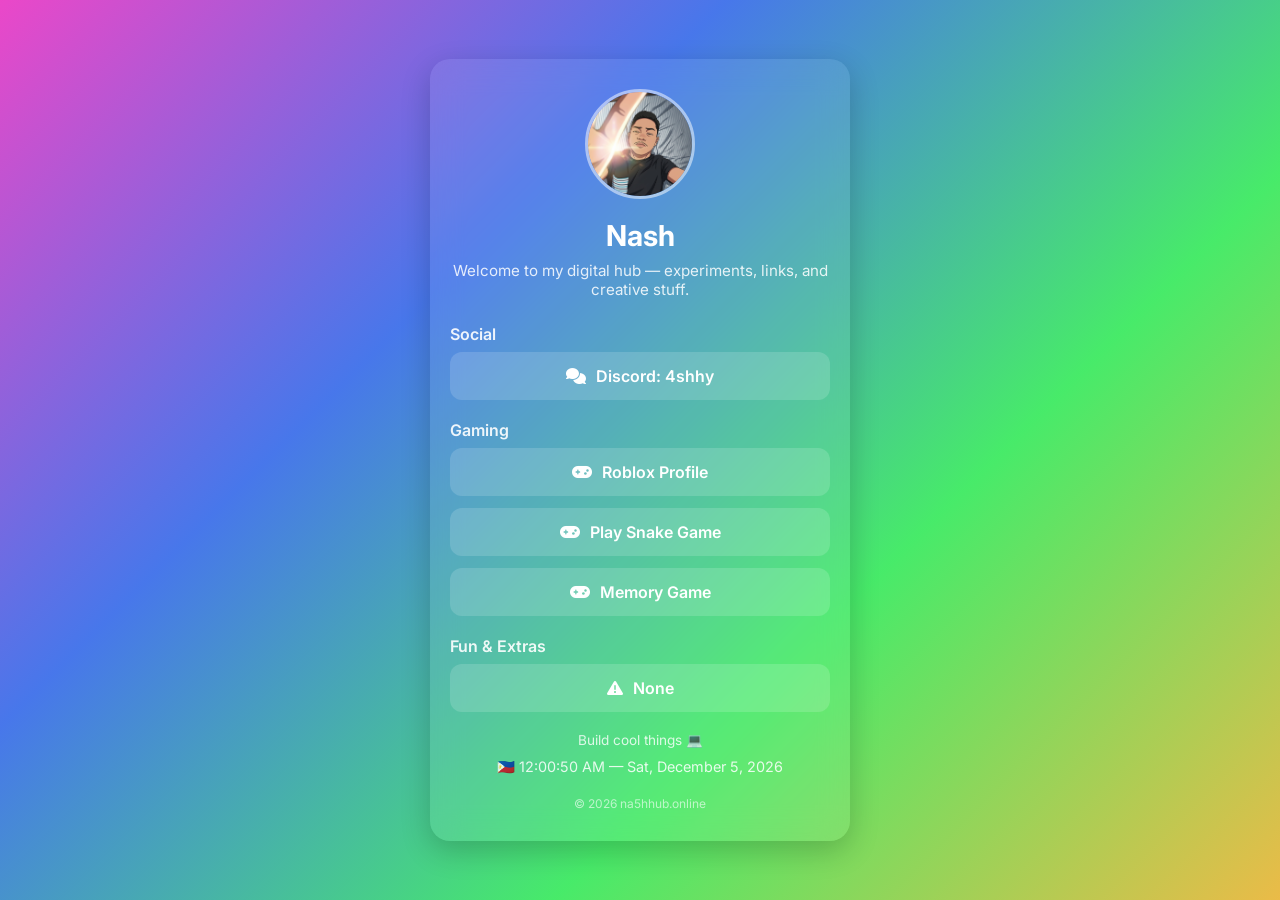
<file: old -index.html>
<!DOCTYPE html>
<html lang="en">
<head>
  <meta charset="UTF-8">
  <meta name="viewport" content="width=device-width, initial-scale=1.0">
  <title>Nash</title>
  <link rel="icon" type="image/png" href="../images/Gemini_Generated_Image_ulx94hulx94hulx9-modified.png">
  <link href="https://fonts.googleapis.com/css2?family=Inter:wght@400;600;700&display=swap" rel="stylesheet">
  <link rel="stylesheet" href="https://cdnjs.cloudflare.com/ajax/libs/font-awesome/6.4.0/css/all.min.css">
  <link rel="stylesheet" href="css/main_style.css">
</head>
<body>
  <div class="container">
    <img class="profile-pic" src="../images/Gemini_Generated_Image_ulx94hulx94hulx9.png" alt="Profile Picture">
    <h1>Nash</h1>
    <p class="bio">Welcome to my digital hub — experiments, links, and creative stuff.</p>

    <div class="links-category">
      <h2>Social</h2>
      <div class="links">
        <a href="https://discord.gg/">
          <i class="fas fa-comments"></i> Discord: 4shhy
        </a>
      </div>
    </div>
    
    <div class="links-category">
      <h2>Gaming</h2>
      <div class="links">
        <a href="https://www.roblox.com/share?code=5343d2d26b529146b11e6cd262964e83&type=Profile&source=ProfileShare&stamp=1774008565472">
          <i class="fas fa-gamepad"></i> Roblox Profile
        </a>
        <a href="/snake-game">
          <i class="fas fa-gamepad"></i> Play Snake Game
        </a>
        <a href="/memory-game">
          <i class="fas fa-gamepad"></i> Memory Game
        </a>
      </div>
    </div>
    
    <div class="links-category">
      <h2>Fun & Extras</h2>
      <div class="links">
        <!-- <a href="/birthday">
          <i class="fas fa-birthday-cake"></i> Eden Ira's Birthday
        </a>
        -->
        <a href="#">
          <i class="fas fa-exclamation-triangle"></i> None
        </a>

        
      </div>
    </div>

    <p id="quote" class="quote"></p>

    <p id="clock" class="clock"></p>
    
    <footer>© 2026 na5hhub.online</footer>
  </div>

  <script src="js/main_script.js"></script>
</body>
</html>
</file>
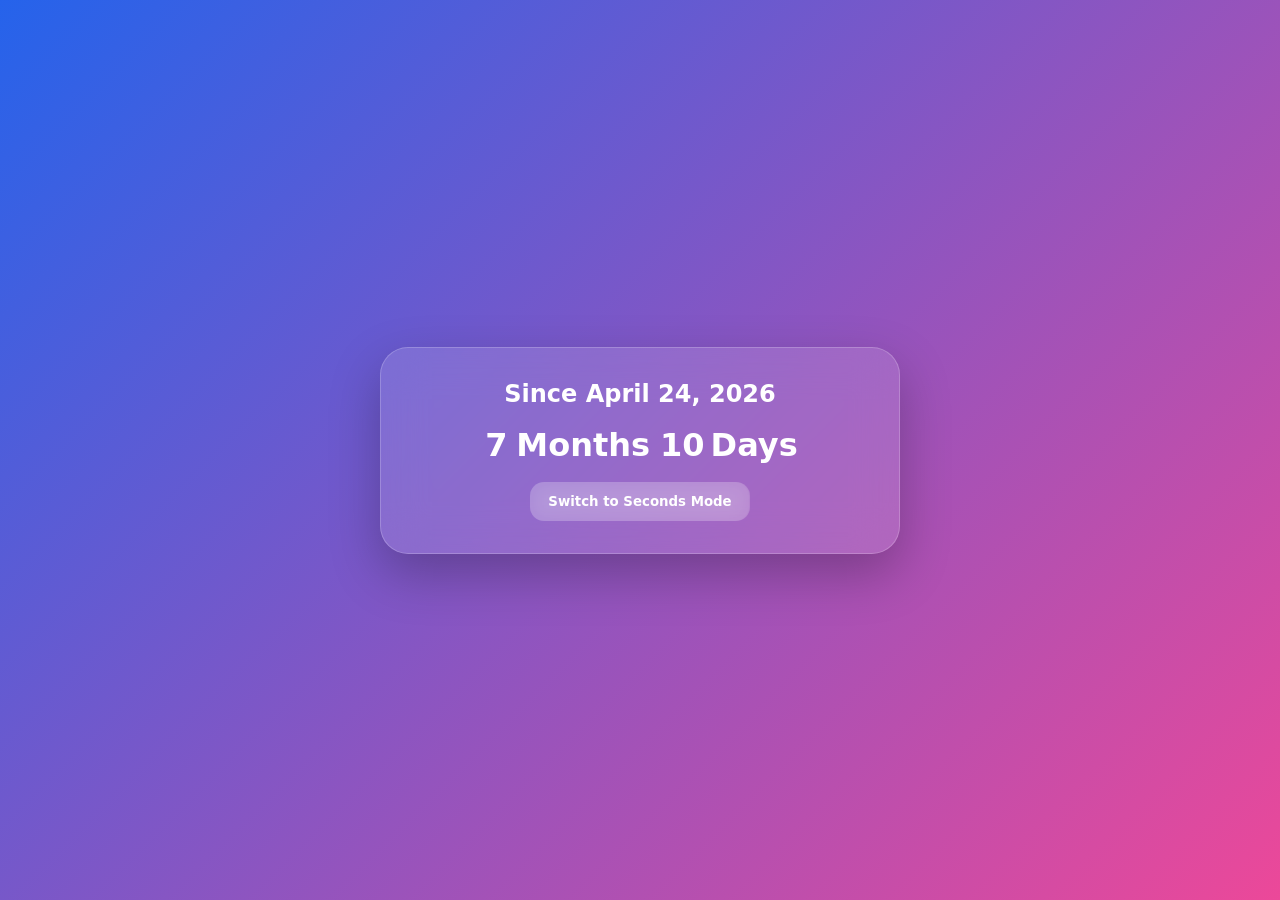
<file: rs.html>
<!DOCTYPE html>
<html lang="en">
<head>
  <meta charset="UTF-8" />
  <meta name="viewport" content="width=device-width, initial-scale=1.0, viewport-fit=cover" />
  <title>Timer</title>

  <style>
    *{
      margin:0;
      padding:0;
      box-sizing:border-box;
      font-family:system-ui,-apple-system,sans-serif;
    }

    body{
      min-height:100vh;
      min-height:100svh;
      overflow:hidden;
      display:flex;
      justify-content:center;
      align-items:center;
      color:white;
      padding:20px;
      background:linear-gradient(135deg,#2563eb,#ec4899,#60a5fa,#f472b6);
      background-size:300% 300%;
      animation:gradientMove 12s ease infinite;
    }

    @keyframes gradientMove{
      0%{background-position:0% 50%}
      50%{background-position:100% 50%}
      100%{background-position:0% 50%}
    }

    .bg-layer{
      position:fixed;
      inset:0;
      overflow:hidden;
      pointer-events:none;
      z-index:0;
    }

    .heart, .ribbon{
      position:absolute;
      bottom:-20px;
      font-size:18px;
      opacity:0.9;
      animation:floatUp linear forwards;
    }

    @keyframes floatUp{
      0%{transform:translateY(0) scale(0.8);opacity:0}
      10%{opacity:1}
      100%{transform:translateY(-110vh) scale(1.4);opacity:0}
    }

    .card{
      width:min(92vw,520px);
      padding:clamp(22px,5vw,32px);
      border-radius:28px;
      background:rgba(255,255,255,0.12);
      border:1px solid rgba(255,255,255,0.2);
      backdrop-filter:blur(22px);
      -webkit-backdrop-filter:blur(22px);
      box-shadow:0 20px 50px rgba(0,0,0,0.25);
      text-align:center;
      z-index:2;
      position:relative;
    }

    .text{
      font-size:clamp(1.1rem,4vw,1.5rem);
      font-weight:600;
      margin-bottom:18px;
    }

    .timer{
      font-size:clamp(1.4rem,5vw,2rem);
      font-weight:700;
      display:flex;
      justify-content:center;
      gap:10px;
      flex-wrap:wrap;
      margin-bottom:18px;
    }

    .unit{display:flex;gap:6px;white-space:nowrap}
    .num{min-width:28px;text-align:center;display:inline-block}

    .rise{animation:rise 0.4s ease}

    @keyframes rise{
      0%{transform:translateY(14px);opacity:0;filter:blur(4px)}
      100%{transform:translateY(0);opacity:1;filter:blur(0)}
    }

    button{
      padding:12px 18px;
      border-radius:14px;
      border:none;
      cursor:pointer;
      font-weight:600;
      color:white;
      background:rgba(255,255,255,0.2);
      backdrop-filter:blur(10px);
    }

    button:hover{transform:scale(1.05)}
  </style>
</head>
<body>

<div class="bg-layer" id="bg"></div>

<div class="card" id="card">
  <div class="text">Since April 24, 2026</div>
  <div class="timer" id="timer"></div>
  <button id="toggleBtn">Switch Mode</button>
</div>

<script>
const startDate=new Date("2026-04-24T00:00:00");
const timerEl=document.getElementById("timer");
const btn=document.getElementById("toggleBtn");
const bg=document.getElementById("bg");

let mode="months";
let prev={};

function requestFS(){
  const el=document.documentElement;
  if(el.requestFullscreen){el.requestFullscreen().catch(()=>{})}
}
requestFS();

function spawnHearts(){
  const el=document.createElement("div");
  el.className="heart";
  el.innerText="💖";
  el.style.left=Math.random()*100+"vw";
  el.style.fontSize=(14+Math.random()*20)+"px";
  el.style.animationDuration=(4+Math.random()*4)+"s";
  bg.appendChild(el);
  setTimeout(()=>el.remove(),8000);
}

function spawnRibbon(){
  const el=document.createElement("div");
  el.className="ribbon";
  el.innerText="🎀";
  el.style.left=Math.random()*100+"vw";
  el.style.fontSize=(16+Math.random()*22)+"px";
  el.style.animationDuration=(3+Math.random()*3)+"s";
  bg.appendChild(el);
  setTimeout(()=>el.remove(),7000);
}

setInterval(()=>{
  spawnHearts();
  spawnRibbon();
},300);

function getMonthsAndDays(now){
  let months=(now.getFullYear()-startDate.getFullYear())*12+(now.getMonth()-startDate.getMonth());
  let temp=new Date(startDate);
  temp.setMonth(startDate.getMonth()+months);
  if(temp>now){months--;temp=new Date(startDate);temp.setMonth(startDate.getMonth()+months)}
  let days=Math.floor((now-temp)/86400000);
  return{months,days};
}

function updateNumber(el,key,val){
  const span=el.querySelector(".num"+key);
  if(!span)return;
  if(prev[key]!==val){
    span.textContent=val;
    span.classList.remove("rise");
    void span.offsetWidth;
    span.classList.add("rise");
    prev[key]=val;
  }
}

function render(){
  if(mode==="months"){
    timerEl.innerHTML=`
      <div class="unit"><span class="num months">0</span> Months</div>
      <div class="unit"><span class="num days">0</span> Days</div>
    `;
  }else{
    timerEl.innerHTML=`
      <div class="unit"><span class="num days">0</span> Days</div>
      <div class="unit"><span class="num minutes">0</span> Minutes</div>
      <div class="unit"><span class="num seconds">0</span> Seconds</div>
    `;
  }
  prev={};
}

function update(){
  const now=new Date();

  if(mode==="months"){
    const{months,days}=getMonthsAndDays(now);
    updateNumber(timerEl,".months",months);
    updateNumber(timerEl,".days",days);
    btn.textContent="Switch to Seconds Mode";
  }else{
    let diff=Math.floor((now-startDate)/1000);
    const days=Math.floor(diff/86400);
    diff%=86400;
    const minutes=Math.floor(diff/60);
    const seconds=diff%60;
    updateNumber(timerEl,".days",days);
    updateNumber(timerEl,".minutes",minutes);
    updateNumber(timerEl,".seconds",seconds);
    btn.textContent="Switch to Months Mode";
  }
}

btn.addEventListener("click",()=>{
  mode=mode==="months"?"seconds":"months";
  render();
  update();
});

render();
update();
setInterval(update,1000);
</script>

</body>
</html>
</file>
<file: css/snake.css>
@import url('https://fonts.googleapis.com/css2?family=Roboto:wght@400;700&display=swap');

html, body { margin:0; padding:0; height:100%; }
body {
  font-family:'Roboto',sans-serif;
  display:flex;
  flex-direction:column;
  align-items:center;
  justify-content:center;
  background: linear-gradient(135deg,#1f1f1f,#111);
  color:#fff;
  overflow:hidden;
}

h1 { font-size:2rem; letter-spacing:2px; color:#4affc7; margin-bottom:20px; }

.menu {
  display:flex;
  flex-direction:column;
  align-items:center;
  gap:15px;
}

#levelSelect {
  padding:10px 15px;
  border-radius:8px;
  border:none;
  background:#222;
  color:#4affc7;
  font-weight:bold;
  cursor:pointer;
  border:1px solid #4affc7;
  font-size:16px;
}

/* Style all buttons consistently */
button {
  padding:10px 20px;
  font-size:16px;
  border-radius:10px;
  border:none;
  background:#222;
  color:#4affc7;
  cursor:pointer;
  font-weight:bold;
  transition: all 0.2s ease;
  box-shadow:0 0 5px rgba(74,255,199,0.5);
}

button:hover {
  background:#4affc7;
  color:#111;
  box-shadow:0 0 15px #4affc7;
}

#gameContainer {
  display:none;
  flex:1;
  justify-content:center;
  align-items:center;
  width:100%;
  max-width:600px;
  margin-bottom:10px;
}

#gameCanvas {
  background-color:#111;
  border-radius:12px;
  box-shadow:0 0 20px rgba(0,255,199,0.5);
  display:block;
  touch-action:none;
}

.info-bar {
  display:flex;
  justify-content:center;
  align-items:center;
  gap:20px;
  flex-wrap:wrap;
  margin-bottom:10px;
  display:none;
}

#score, #level { font-size:18px; background: rgba(0,255,199,0.1); padding:5px 10px; border-radius:8px; border:1px solid #4affc7; min-width:80px; text-align:center; }

.controls { display:flex; justify-content:center; gap:10px; flex-wrap:wrap; margin-bottom:15px; }

#arrowControls { display:none; }
</file>
<file: css/spotify-style.css>
:root {
  color-scheme: dark;
  font-family: 'Inter', sans-serif;
  font-size: 16px;
  line-height: 1.5;
  background: #080909;
  color: #f7f8fb;
}

* {
  box-sizing: border-box;
}

html,
body {
  margin: 0;
  min-height: 100%;
  user-select: none;
  -webkit-user-select: none;
  -webkit-touch-callout: none;
  -webkit-tap-highlight-color: transparent;
}

img,
svg,
video {
  -webkit-user-drag: none;
  user-drag: none;
}

body {
  display: grid;
  place-items: center;
  background: radial-gradient(circle at top left, rgba(29, 185, 84, 0.18), transparent 18%),
    radial-gradient(circle at 80% 10%, rgba(104, 138, 255, 0.12), transparent 20%),
    linear-gradient(180deg, #050607 0%, #0c1115 45%, #080909 100%);
  overflow-x: hidden;
  padding: 24px;
}

body::before {
  content: '';
  position: fixed;
  inset: 0;
  background: radial-gradient(circle at 60% 22%, rgba(29, 185, 84, 0.14), transparent 20%),
    radial-gradient(circle at 18% 80%, rgba(255, 255, 255, 0.05), transparent 20%);
  pointer-events: none;
}

.page-shell {
  width: min(980px, 100%);
}

.widget-shell {
  position: relative;
  overflow: hidden;
  padding: 30px;
  border-radius: 30px;
  border: 1px solid rgba(255, 255, 255, 0.06);
  background: rgba(8, 10, 12, 0.82);
  backdrop-filter: blur(28px);
  box-shadow: 0 32px 90px rgba(0, 0, 0, 0.55);
}

.widget-shell::after {
  content: '';
  position: absolute;
  inset: 0;
  pointer-events: none;
  background: linear-gradient(135deg, rgba(255, 255, 255, 0.02), transparent 45%);
}

.widget-top,
.queue-header {
  display: flex;
  flex-wrap: wrap;
  align-items: center;
  justify-content: space-between;
  gap: 14px;
  margin-bottom: 24px;
}

.top-left {
  display: grid;
  gap: 12px;
}

.brand-text {
  font-size: 0.95rem;
  font-weight: 700;
  letter-spacing: 0.14em;
  text-transform: uppercase;
  color: #d3d8e0;
}

.equalizer {
  display: inline-flex;
  align-items: flex-end;
  gap: 5px;
}

.equalizer span {
  width: 4px;
  height: 18px;
  border-radius: 999px;
  background: rgba(29, 185, 84, 0.85);
  transform-origin: bottom;
  animation: eq 1.2s infinite ease-in-out alternate;
}

.equalizer span:nth-child(1) {
  animation-delay: 0s;
}

.equalizer span:nth-child(2) {
  animation-delay: 0.16s;
}

.equalizer span:nth-child(3) {
  animation-delay: 0.32s;
}

.equalizer span:nth-child(4) {
  animation-delay: 0.08s;
}

.equalizer span:nth-child(5) {
  animation-delay: 0.24s;
}

.status-badge {
  display: inline-flex;
  align-items: center;
  gap: 10px;
  padding: 12px 18px;
  border-radius: 999px;
  border: 1px solid rgba(255, 255, 255, 0.08);
  background: rgba(255, 255, 255, 0.04);
  color: #cbd5e1;
  font-size: 0.95rem;
  min-width: 190px;
}

.status-badge.loading {
  color: #94a3b8;
}

.status-badge.error {
  color: #ffb2b2;
}

.status-dot {
  width: 10px;
  height: 10px;
  border-radius: 50%;
  background: #1db954;
  box-shadow: 0 0 12px rgba(29, 185, 84, 0.45);
  animation: pulse 1.6s infinite;
}

.status-badge.error .status-dot {
  background: #ff6b6b;
  box-shadow: 0 0 12px rgba(255, 107, 107, 0.45);
}

.player-section {
  display: grid;
  grid-template-columns: 180px minmax(0, 1fr);
  gap: 26px;
  align-items: center;
}

.details-column {
  display: grid;
  gap: 20px;
}

.cover-column {
  display: flex;
  justify-content: center;
}

.cover-frame {
  position: relative;
  width: 100%;
  max-width: 180px;
  aspect-ratio: 1 / 1;
  border-radius: 26px;
  overflow: hidden;
  background: linear-gradient(135deg, rgba(255, 255, 255, 0.1), rgba(255, 255, 255, 0.02));
  border: 1px solid rgba(255, 255, 255, 0.1);
  box-shadow: 0 18px 48px rgba(0, 0, 0, 0.35);
  transform-style: preserve-3d;
  transition: transform 0.35s ease;
}

.cover-frame:hover {
  transform: translateY(-8px) rotateZ(-0.2deg) scale(1.02);
}

.cover-glow {
  position: absolute;
  inset: 0;
  background: radial-gradient(circle at 30% 28%, rgba(29, 185, 84, 0.25), transparent 40%);
  opacity: 0.8;
  pointer-events: none;
}

.cover-image {
  width: 100%;
  height: 100%;
  object-fit: cover;
  opacity: 0;
  transition: opacity 0.45s ease, transform 0.35s ease;
}

.cover-image.fade-in {
  opacity: 1;
}

.player-details {
  display: grid;
  gap: 20px;
}

.track-meta {
  display: grid;
  gap: 10px;
}

.track-title-wrap {
  width: 100%;
  overflow: hidden;
}

.marquee-wrap {
  display: inline-block;
  width: 100%;
  overflow: hidden;
}

.track-title {
  display: inline-block;
  font-size: clamp(1.65rem, 2.2vw, 2.3rem);
  font-weight: 800;
  letter-spacing: -0.04em;
  white-space: nowrap;
  transition: opacity 0.3s ease;
}

.track-artist,
.track-album {
  margin: 0;
  color: #cbd5e1;
}

.track-artist {
  font-size: 1rem;
  font-weight: 500;
}

.track-album {
  font-size: 0.95rem;
  color: #8a96a3;
}

.progress-block {
  display: grid;
  gap: 14px;
}

.progress-labels {
  display: flex;
  justify-content: space-between;
  font-size: 0.95rem;
  color: #9ca3af;
}

.progress-bar-shell {
  height: 14px;
  border-radius: 999px;
  background: rgba(255, 255, 255, 0.06);
  box-shadow: inset 0 1px 2px rgba(255, 255, 255, 0.08);
  overflow: hidden;
}

.progress-bar {
  width: 0%;
  height: 100%;
  border-radius: 999px;
  background: linear-gradient(90deg, #1db954, #7cea95);
  box-shadow: 0 0 18px rgba(29, 185, 84, 0.35);
  transition: width 0.25s ease;
}

.progress-times {
  display: flex;
  justify-content: space-between;
  font-size: 0.92rem;
  color: #8a96a3;
}

.action-row {
  display: flex;
  flex-wrap: wrap;
  gap: 14px;
}

.control-card {
  margin-top: 8px;
  padding: 18px;
  border-radius: 24px;
  background: rgba(255, 255, 255, 0.05);
  border: 1px solid rgba(255, 255, 255, 0.1);
  display: grid;
  gap: 12px;
}

.control-card-header {
  display: grid;
  gap: 4px;
}

.control-card-header h3 {
  margin: 0;
  font-size: 1rem;
}

.control-card-header p {
  margin: 0;
  color: #8a96a3;
  font-size: 0.9rem;
}

.control-buttons-row {
  display: flex;
  flex-wrap: wrap;
  gap: 12px;
}

.control-buttons-row .action-button {
  flex: 1 1 140px;
  min-width: 0;
}

.action-button {
  appearance: none;
  border: none;
  border-radius: 999px;
  padding: 14px 20px;
  min-width: 170px;
  font: inherit;
  font-weight: 700;
  display: inline-flex;
  align-items: center;
  justify-content: center;
  gap: 10px;
  cursor: pointer;
  text-decoration: none;
  transition: transform 0.22s ease, background-color 0.22s ease, box-shadow 0.22s ease;
}

.action-button:focus-visible,
button:focus-visible,
a:focus-visible {
  outline: 2px solid rgba(29, 185, 84, 0.7);
  outline-offset: 2px;
}

.spotify-button {
  color: #080909;
  background: linear-gradient(135deg, #1db954, #7cea95);
  box-shadow: 0 16px 30px rgba(29, 185, 84, 0.18);
}

.action-button.disabled,
.spotify-button.disabled {
  color: #ffe5e5;
  background: #9d2020 !important;
  border-color: rgba(255, 107, 107, 0.24) !important;
  box-shadow: none !important;
  cursor: not-allowed;
  pointer-events: none;
}

.outline-button {
  background: rgba(255, 255, 255, 0.05);
  color: #f7f8fb;
  border: 1px solid rgba(255, 255, 255, 0.12);
}

.action-button:hover {
  transform: translateY(-2px);
}

.button-icon {
  font-size: 1rem;
}

.queue-shell {
  margin-top: 34px;
}

.recent-shell {
  margin-top: 18px;
}

.hidden {
  display: none !important;
}

.queue-label {
  margin: 0;
  letter-spacing: 0.18em;
  text-transform: uppercase;
  font-size: 0.82rem;
  color: #9ca3af;
}

.queue-header h2 {
  margin: 4px 0 0;
  font-size: clamp(1.35rem, 2vw, 1.75rem);
  font-weight: 700;
}

.queue-note {
  color: #8a96a3;
  font-size: 0.95rem;
}

/* ========================================
   QUEUE LIST - ADJUSTED FOR FULL QUEUE
   ======================================== */

.queue-list {
  display: grid;
  gap: 10px;
  max-height: 400px;
  overflow-y: auto;
  padding-right: 6px;
}

.queue-list::-webkit-scrollbar {
  width: 5px;
}

.queue-list::-webkit-scrollbar-track {
  background: rgba(255, 255, 255, 0.03);
  border-radius: 999px;
}

.queue-list::-webkit-scrollbar-thumb {
  background: rgba(255, 255, 255, 0.15);
  border-radius: 999px;
}

.queue-list::-webkit-scrollbar-thumb:hover {
  background: rgba(255, 255, 255, 0.25);
}

.queue-empty {
  padding: 20px 14px;
  color: #9ca3af;
  text-align: center;
  background: rgba(255, 255, 255, 0.05);
  border: 1px solid rgba(255, 255, 255, 0.08);
  border-radius: 20px;
}

.queue-item {
  display: grid;
  grid-template-columns: 52px 1fr auto;
  gap: 12px;
  align-items: center;
  padding: 10px 14px;
  border-radius: 16px;
  background: rgba(255, 255, 255, 0.05);
  border: 1px solid rgba(255, 255, 255, 0.06);
  transition: transform 0.2s ease, background-color 0.2s ease, box-shadow 0.2s ease;
}

.queue-item:hover {
  transform: translateY(-1px);
  background: rgba(29, 185, 84, 0.08);
  border-color: rgba(29, 185, 84, 0.15);
  box-shadow: 0 8px 20px rgba(29, 185, 84, 0.06);
}

.queue-thumb {
  width: 52px;
  height: 52px;
  border-radius: 14px;
  object-fit: cover;
  box-shadow: inset 0 0 0 1px rgba(255, 255, 255, 0.06);
}

.queue-labels {
  display: grid;
  gap: 2px;
  min-width: 0;
}

.queue-track {
  margin: 0;
  font-weight: 600;
  color: #f7f8fb;
  font-size: 0.92rem;
  white-space: nowrap;
  overflow: hidden;
  text-overflow: ellipsis;
}

.queue-artist {
  margin: 0;
  color: #8a96a3;
  font-size: 0.82rem;
  white-space: nowrap;
  overflow: hidden;
  text-overflow: ellipsis;
}

.queue-duration {
  color: #6b7a8a;
  font-size: 0.85rem;
  white-space: nowrap;
  padding-left: 8px;
}

.state-message {
  margin-top: 24px;
  color: #a1adbf;
  font-size: 0.98rem;
  opacity: 0.95;
}

@keyframes pulse {
  0%,
  100% {
    transform: scale(1);
    opacity: 0.85;
  }
  50% {
    transform: scale(1.2);
    opacity: 1;
  }
}

@keyframes eq {
  0% {
    transform: scaleY(0.5);
    opacity: 0.55;
  }
  100% {
    transform: scaleY(1.9);
    opacity: 1;
  }
}

@keyframes marquee {
  0% {
    transform: translateX(0%);
  }
  100% {
    transform: translateX(calc(-100% + 100vw));
  }
}

.device {
  display: inline-flex;
  align-items: center;
  gap: 10px;
  padding: 12px 18px;
  border-radius: 999px;
  border: 1px solid rgba(255, 255, 255, 0.08);
  background: rgba(255, 255, 255, 0.04);
  color: #cbd5e1;
  font-size: 0.95rem;
  min-width: 190px;
  max-width: 100%;
  line-height: 1.2;
}

.device-icon {
  font-size: 1.1rem;
}

/* ========================================
   MEDIA QUERIES - ADJUSTED
   ======================================== */

@media (max-width: 840px) {
  .player-section {
    grid-template-columns: 1fr;
  }

  .cover-frame {
    max-width: 240px;
    margin: 0 auto;
  }
  
  .queue-list {
    max-height: 350px;
  }
}

@media (max-width: 620px) {
  .widget-shell {
    padding: 20px;
  }

  .widget-top,
  .queue-header {
    flex-direction: column;
    align-items: flex-start;
  }

  .action-row {
    width: 100%;
  }

  .action-button {
    width: 100%;
  }

  .queue-item {
    grid-template-columns: 44px 1fr;
    padding: 8px 12px;
    gap: 10px;
  }

  .queue-thumb {
    width: 44px;
    height: 44px;
    border-radius: 12px;
  }

  .queue-duration {
    display: none;
  }
  
  .queue-track {
    font-size: 0.85rem;
  }
  
  .queue-artist {
    font-size: 0.78rem;
  }

  .control-buttons-row {
    display: flex;
    flex-direction: row;
    justify-content: center;
    gap: 10px;
    flex-wrap: nowrap;
  }

  .control-buttons-row .action-button {
    flex: 1;
    min-width: 0;
    width: auto;
    padding: 12px 14px;
    font-size: 0.95rem;
  }
  
  .queue-list {
    max-height: 280px;
    gap: 8px;
  }
}

@media (max-width: 760px) {
  .widget-shell {
    padding: 22px;
  }

  .cover-frame {
    max-width: 100%;
    margin: 0 auto;
  }

  .track-title {
    font-size: 1.5rem;
  }
}

@media (max-width: 520px) {
  .widget-shell {
    padding: 18px;
  }

  .widget-top {
    flex-direction: column;
    align-items: flex-start;
  }

  .action-row {
    width: 100%;
    justify-content: stretch;
  }

  .action-button {
    width: 100%;
  }

  .control-buttons-row {
    display: flex;
    flex-direction: row;
    gap: 8px;
    flex-wrap: nowrap;
  }

  .control-buttons-row .action-button {
    flex: 1;
    width: auto;
    min-width: 0;
    padding: 11px 10px;
    font-size: 0.9rem;
  }
  
  .queue-list {
    max-height: 240px;
    gap: 6px;
  }
  
  .queue-item {
    padding: 6px 10px;
    gap: 8px;
    border-radius: 12px;
  }
  
  .queue-thumb {
    width: 38px;
    height: 38px;
    border-radius: 10px;
  }
  
  .queue-track {
    font-size: 0.8rem;
  }
  
  .queue-artist {
    font-size: 0.72rem;
  }
}
</file>
<file: css/main_style.css>
/* --------------------------
  Reset & Global Styles
--------------------------- */
* {
  margin: 0;
  padding: 0;
  box-sizing: border-box;
}

body {
  font-family: 'Inter', sans-serif;
  min-height: 100vh;
  display: flex;
  align-items: center;
  justify-content: center;
  color: #fff;
  padding: 20px;

  background: linear-gradient(
    -45deg,
    red,
    orange,
    yellow,
    green,
    blue,
    indigo,
    violet
  );
  background-size: 300% 300%;
  animation: gradientShift 6s linear infinite;
}

@keyframes gradientShift {
  0%   { background-position: 0% 50%; }
  50%  { background-position: 100% 50%; }
  100% { background-position: 0% 50%; }
}

/* --------------------------
  Container / Profile Card
--------------------------- */
.container {
  width: 100%;
  max-width: 420px;
  padding: 30px 20px;
  text-align: center;
  backdrop-filter: blur(15px);
  background: rgba(255,255,255,0.08);
  border-radius: 20px;
  box-shadow: 0 10px 30px rgba(0,0,0,0.2);
}

.profile-pic {
  width: 110px;
  height: 110px;
  border-radius: 50%;
  border: 3px solid rgba(255,255,255,0.5);
  object-fit: cover;
  margin-bottom: 15px;
}

h1 {
  font-size: 1.8rem;
  margin-bottom: 8px;
}

.bio {
  font-size: 0.95rem;
  margin-bottom: 25px;
  opacity: 0.85;
}

/* --------------------------
  Quotes
--------------------------- */
.quote {
  margin-top: 20px;
  font-size: 0.85rem;
  opacity: 0.8;
}

/* --------------------------
  Clock
--------------------------- */
.clock {
  margin-top: 10px;
  font-size: 0.9rem;
  opacity: 0.85;
  display: flex;
  justify-content: center;
  gap: 10px; /* space between clock and date if separate spans are used */
}

/* --------------------------
  Footer
--------------------------- */
footer {
  margin-top: 20px;
  font-size: 0.75rem;
  opacity: 0.6;
}

/* --------------------------
  Links Categories
--------------------------- */
.links-category {
  margin-bottom: 20px;
  text-align: left;
}

.links-category h2 {
  font-size: 1rem; /* smaller, normal size */
  margin-bottom: 8px;
  color: #fff;
  opacity: 0.9;
  font-weight: 600;
}

/* --------------------------
  Links
--------------------------- */
.links {
  display: flex;
  flex-direction: column;
  gap: 12px;
}

.links a {
  display: flex;
  align-items: center;
  justify-content: center;
  gap: 10px;
  padding: 14px;
  border-radius: 12px;
  font-weight: 600;
  background: rgba(255,255,255,0.15);
  text-decoration: none;
  color: inherit;
  transition: all 0.25s ease;
}

.links a:hover {
  background: rgba(255,255,255,0.35);
  transform: translateY(-3px) scale(1.02);
}

.links-category.fun a:hover {
  background: rgba(255, 215, 0, 0.35); /* Fun yellow */
}
</file>
